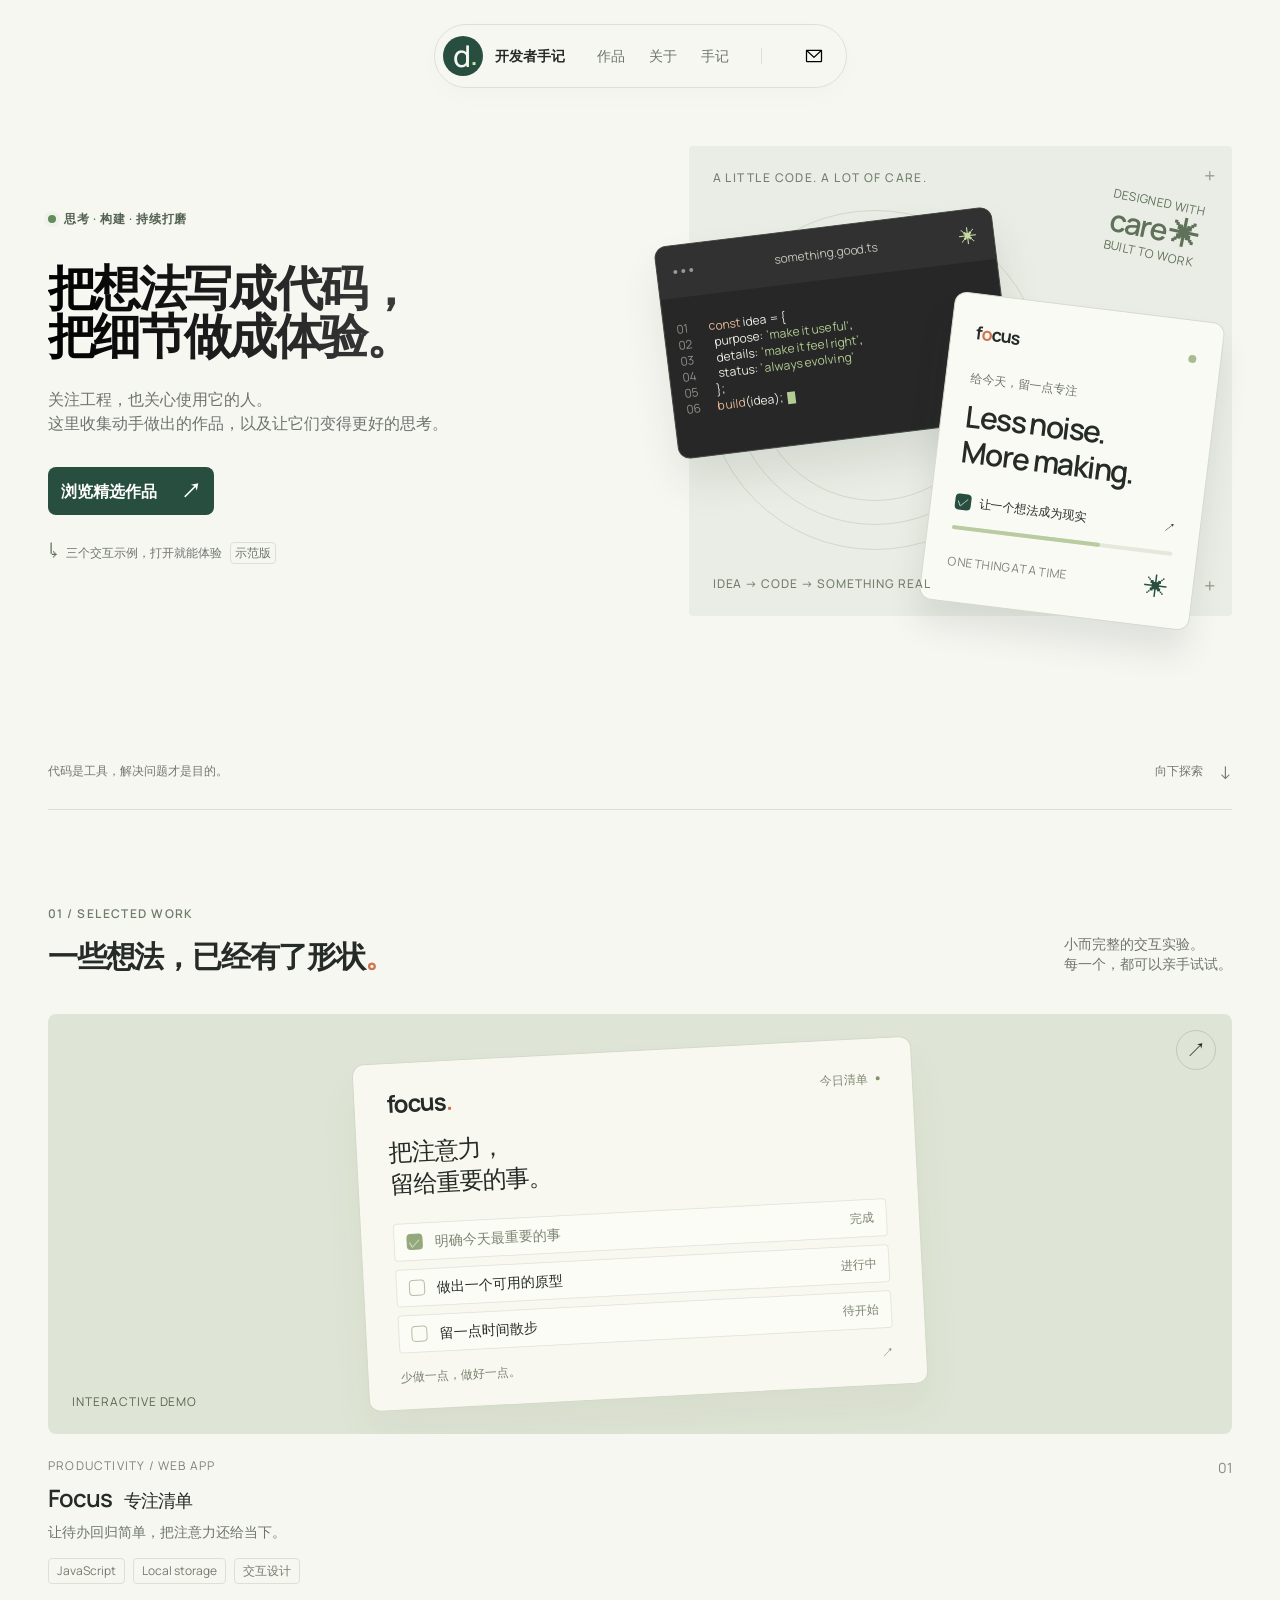
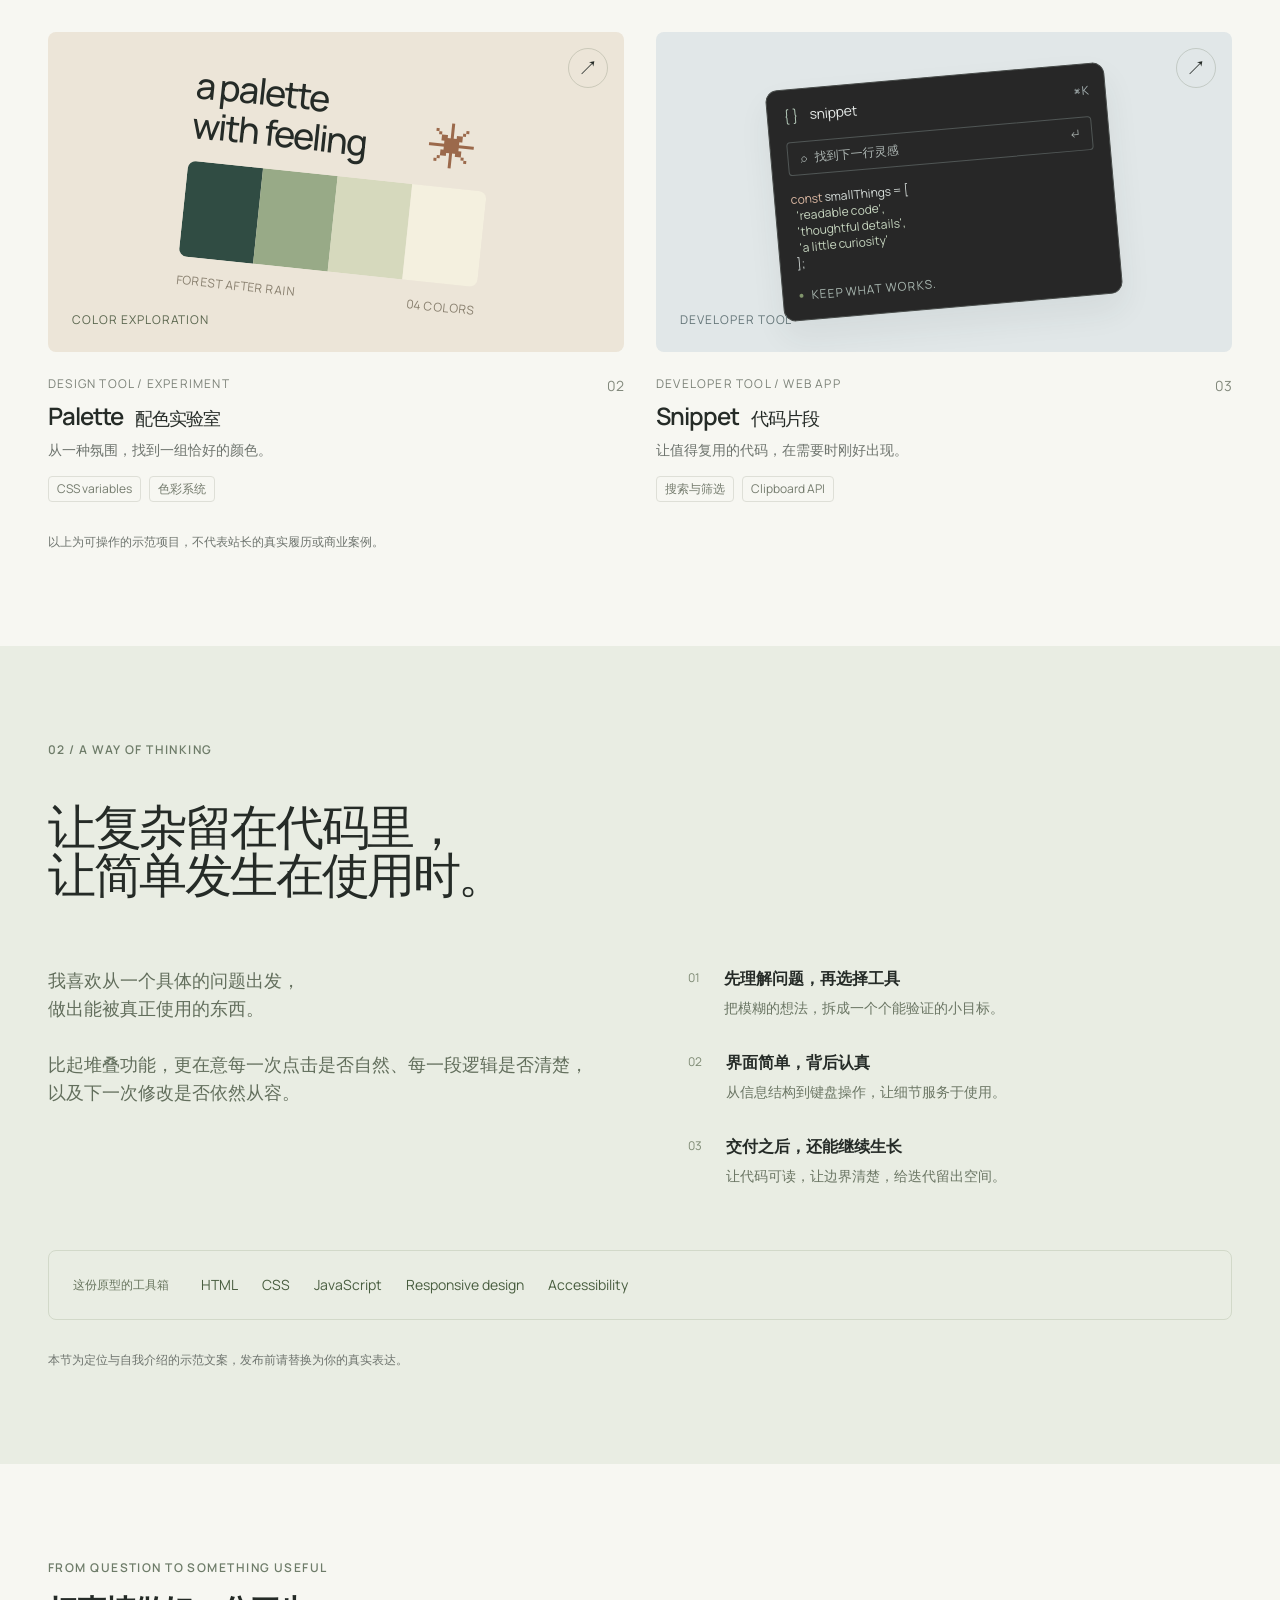
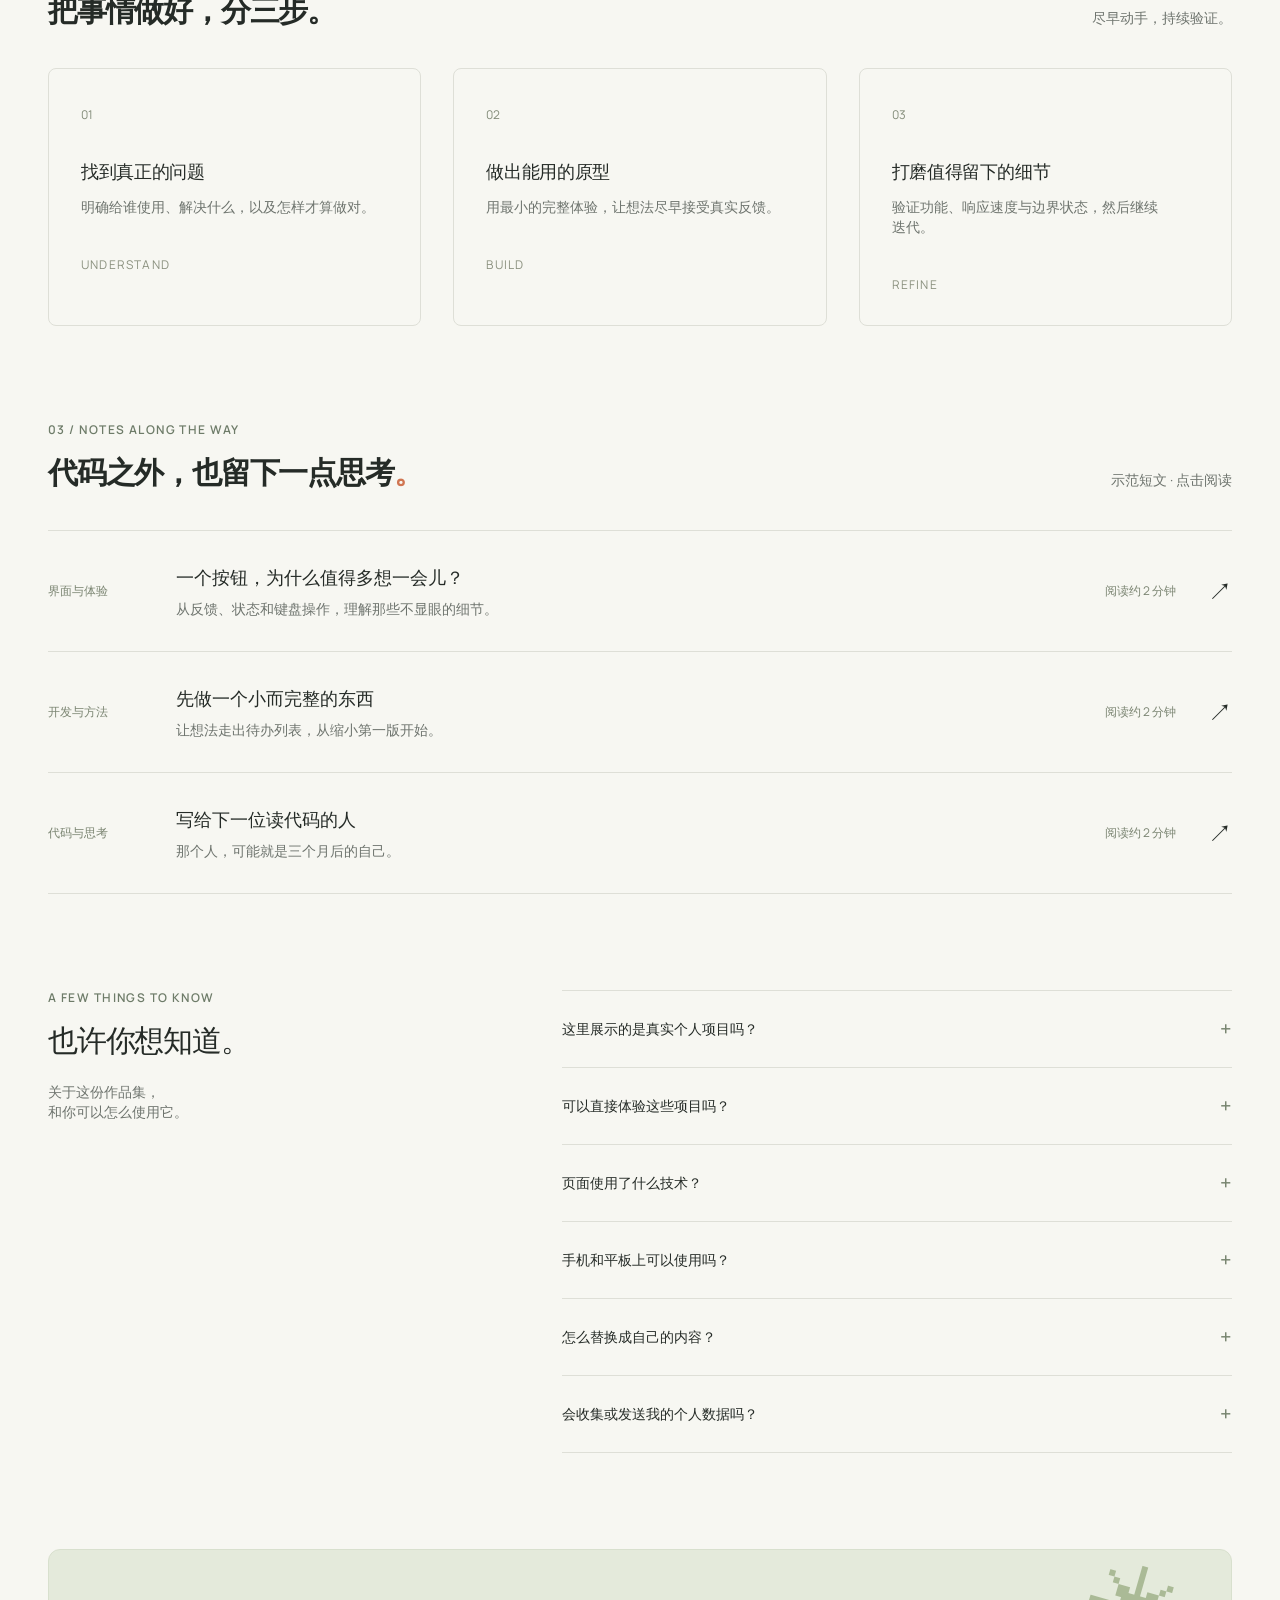
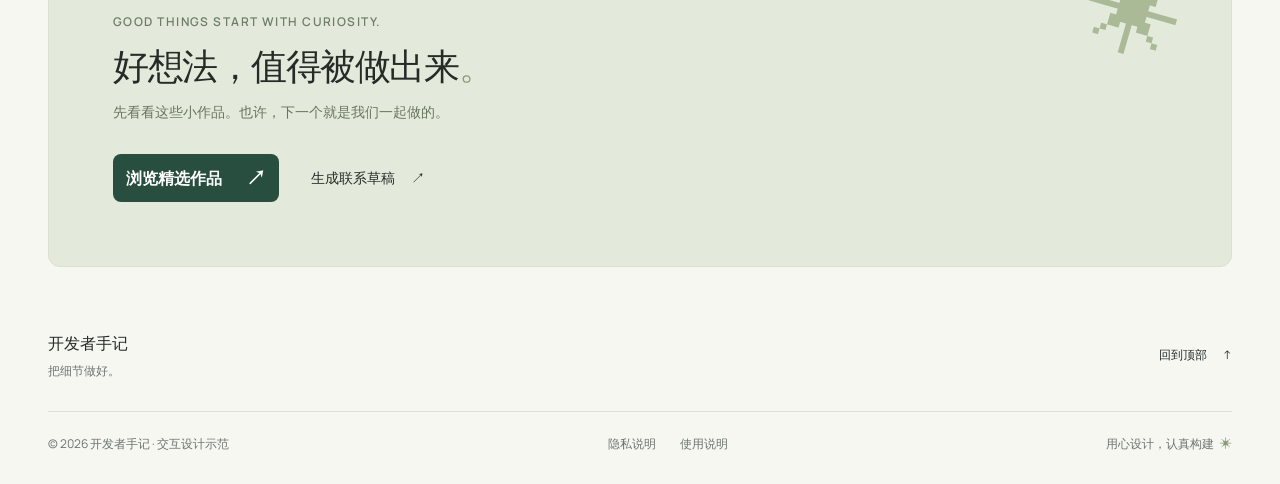
<file: index.html>
<!doctype html>
<html lang="zh-CN">
<head>
  <meta charset="UTF-8">
  <meta name="viewport" content="width=device-width, initial-scale=1">
  <meta name="robots" content="noindex,nofollow">
  <meta name="theme-color" content="#f7f7f2">
  <title>开发者手记 · 作品与思考</title>
  <meta name="description" content="把想法写成代码，把细节做成体验。一个开发者作品集的交互原型，包含精选作品、技术思考与协作方式。">
  <meta property="og:type" content="website">
  <meta property="og:locale" content="zh_CN">
  <meta property="og:title" content="开发者手记 · 作品与思考">
  <meta property="og:description" content="把想法写成代码，把细节做成体验。">
  <meta property="og:image" content="assets/social-preview.png">
  <meta name="twitter:card" content="summary_large_image">
  <meta name="twitter:title" content="开发者手记 · 作品与思考">
  <meta name="twitter:description" content="精选开发作品，和构建它们时的思考。">
  <meta name="twitter:image" content="assets/social-preview.png">
  <link rel="icon" type="image/svg+xml" href="assets/favicon.svg">
  <link rel="stylesheet" href="styles.css">
  <link rel="stylesheet" href="components.css">
  <script defer src="app.js"></script>
</head>
<body>
  <a class="skip-link" href="#main">跳到主要内容</a>
  <header class="site-header">
    <nav class="floating-nav" aria-label="主导航">
      <a class="brand" href="#home" aria-current="page" aria-label="开发者手记，回到首页"><span class="brand-symbol" aria-hidden="true">d<span>.</span></span><span>开发者手记</span></a>
      <div class="desktop-links"><a href="#work" class="nav-link" data-section="work">作品</a><a href="#about" class="nav-link" data-section="about">关于</a><a href="#notes" class="nav-link" data-section="notes">手记</a></div>
      <span class="nav-separator" aria-hidden="true"></span>
      <button class="icon-button contact-trigger" aria-label="打开联系草稿"><img src="assets/envelope-simple.svg" width="20" height="20" alt=""></button>
      <button class="menu-toggle icon-button" aria-label="打开导航菜单" aria-controls="mobile-menu" aria-expanded="false"><span></span><span></span></button>
    </nav>
  </header>
  <div id="mobile-menu" class="mobile-menu" hidden inert><nav aria-label="移动端导航"><a href="#work">精选作品 <span>01</span></a><a href="#about">关于与方法 <span>02</span></a><a href="#notes">开发手记 <span>03</span></a><a href="#faq">常见问题 <span>04</span></a></nav><p>做有用的东西。把细节做好。</p></div>
  <main id="main">
    <section id="home" class="hero shell" aria-labelledby="hero-title">
      <div class="hero-copy">
        <p class="eyebrow"><span class="status-dot"></span> 思考 · 构建 · 持续打磨</p>
        <h1 id="hero-title">把想法写成代码，<br>把细节做成体验<span class="period">。</span></h1>
        <p class="hero-description">关注工程，也关心使用它的人。<br>这里收集动手做出的作品，以及让它们变得更好的思考。</p>
        <a class="button button-primary" href="#work">浏览精选作品 <span aria-hidden="true">↗</span></a>
        <p class="hero-proof"><span class="proof-mark" aria-hidden="true">↳</span> 三个交互示例，打开就能体验 <span class="demo-label">示范版</span></p>
      </div>
      <div class="hero-art" aria-label="由代码编辑器、设计网格与浏览器窗口组成的开发工作台插画" role="img">
        <span class="art-label art-label-top">A LITTLE CODE. A LOT OF CARE.</span>
        <div class="art-coordinate coordinate-top" aria-hidden="true">+</div><div class="art-coordinate coordinate-bottom" aria-hidden="true">+</div>
        <div class="art-orbit" aria-hidden="true"></div>
        <div class="code-window"><div class="window-top"><span class="window-dots"><i></i><i></i><i></i></span><span>something.good.ts</span><span class="file-star">✳</span></div><div class="code-lines"><p><span>01</span><em>const</em> idea = {</p><p><span>02</span> &nbsp;purpose: <b>'make it useful'</b>,</p><p><span>03</span> &nbsp;details: <b>'make it feel right'</b>,</p><p><span>04</span> &nbsp;status: <b>'always evolving'</b></p><p><span>05</span>};</p><p><span>06</span><em>build</em>(idea);<i class="code-cursor"></i></p></div></div>
        <div class="mini-product"><div class="mini-product-header"><span class="mini-logo">f<span>o</span>cus</span><span class="mini-product-dot"></span></div><p class="mini-product-kicker">给今天，留一点专注</p><div class="mini-product-title">Less noise.<br>More making.</div><div class="mini-task"><span class="mini-check">✓</span><span>让一个想法成为现实</span><span>↗</span></div><div class="mini-progress"><span></span></div><div class="mini-product-footer"><span>ONE THING AT A TIME</span><span>✳</span></div></div>
        <div class="craft-stamp"><span>DESIGNED WITH</span><strong>care<span>✳</span></strong><span>BUILT TO WORK</span></div>
        <span class="art-label art-label-bottom">IDEA → CODE → SOMETHING REAL</span>
      </div>
      <div class="hero-bottom"><span>代码是工具，解决问题才是目的。</span><a href="#work" aria-label="向下浏览精选作品">向下探索 <span aria-hidden="true">↓</span></a></div>
    </section>

    <section id="work" class="work-section section shell" aria-labelledby="work-title">
      <div class="section-heading"><div><p class="eyebrow section-index">01 / SELECTED WORK</p><h2 id="work-title">一些想法，已经有了形状<span>。</span></h2></div><p class="section-aside">小而完整的交互实验。<br>每一个，都可以亲手试试。</p></div>
      <div class="project-grid">
        <article class="project project-featured"><button class="project-open" data-project="focus" aria-label="打开 Focus 专注清单交互示例"><div class="project-art focus-art"><div class="focus-preview"><div class="preview-top"><span>focus<span class="orange-dot">.</span></span><span>今日清单 <span class="tiny-dot"></span></span></div><h3>把注意力，<br>留给重要的事。</h3><div class="preview-task done"><span>✓</span> 明确今天最重要的事 <small>完成</small></div><div class="preview-task"><span></span> 做出一个可用的原型 <small>进行中</small></div><div class="preview-task"><span></span> 留一点时间散步 <small>待开始</small></div><div class="preview-bottom"><span>少做一点，做好一点。</span><span>↗</span></div></div><span class="art-corner-label">INTERACTIVE DEMO</span><span class="project-arrow" aria-hidden="true">↗</span></div><div class="project-info"><div><p class="project-kind">PRODUCTIVITY / WEB APP</p><h3>Focus <span>专注清单</span></h3><p>让待办回归简单，把注意力还给当下。</p></div><span class="project-number">01</span></div><div class="project-tags"><span>JavaScript</span><span>Local storage</span><span>交互设计</span></div></button></article>
        <article class="project"><button class="project-open" data-project="palette" aria-label="打开 Palette 配色实验室交互示例"><div class="project-art palette-art"><div class="palette-preview"><span class="palette-title">a palette<br>with feeling<span>✳</span></span><div class="swatches"><span></span><span></span><span></span><span></span></div><div class="palette-caption"><span>FOREST AFTER RAIN</span><span>04 COLORS</span></div></div><span class="art-corner-label">COLOR EXPLORATION</span><span class="project-arrow" aria-hidden="true">↗</span></div><div class="project-info"><div><p class="project-kind">DESIGN TOOL / EXPERIMENT</p><h3>Palette <span>配色实验室</span></h3><p>从一种氛围，找到一组恰好的颜色。</p></div><span class="project-number">02</span></div><div class="project-tags"><span>CSS variables</span><span>色彩系统</span></div></button></article>
        <article class="project"><button class="project-open" data-project="snippet" aria-label="打开 Snippet 代码片段交互示例"><div class="project-art snippet-art"><div class="snippet-preview"><div class="snippet-toolbar"><span><span class="snippet-symbol">{ }</span> snippet</span><span>⌘ K</span></div><div class="snippet-search"><span>⌕</span> 找到下一行灵感<span>↵</span></div><div class="snippet-code"><p><span>const</span> smallThings = [</p><p>&nbsp; 'readable code',</p><p>&nbsp; 'thoughtful details',</p><p>&nbsp; 'a little curiosity'</p><p>];</p></div><div class="snippet-footer"><span class="tiny-dot"></span> KEEP WHAT WORKS.</div></div><span class="art-corner-label">DEVELOPER TOOL</span><span class="project-arrow" aria-hidden="true">↗</span></div><div class="project-info"><div><p class="project-kind">DEVELOPER TOOL / WEB APP</p><h3>Snippet <span>代码片段</span></h3><p>让值得复用的代码，在需要时刚好出现。</p></div><span class="project-number">03</span></div><div class="project-tags"><span>搜索与筛选</span><span>Clipboard API</span></div></button></article>
      </div>
      <p class="content-note">以上为可操作的示范项目，不代表站长的真实履历或商业案例。</p>
    </section>
    <section id="about" class="about-section section" aria-labelledby="about-title">
      <div class="shell">
        <p class="eyebrow section-index">02 / A WAY OF THINKING</p>
        <h2 id="about-title" class="tagline"><span>让复杂</span><span>留在</span><span>代码里，</span><br><span>让简单</span><span>发生在</span><span>使用时。</span></h2>
        <div class="about-grid"><p class="about-intro">我喜欢从一个具体的问题出发，<br>做出能被真正使用的东西。<br><br>比起堆叠功能，更在意每一次点击是否自然、每一段逻辑是否清楚，以及下一次修改是否依然从容。</p><div class="principles"><article><span>01</span><div><h3>先理解问题，再选择工具</h3><p>把模糊的想法，拆成一个个能验证的小目标。</p></div></article><article><span>02</span><div><h3>界面简单，背后认真</h3><p>从信息结构到键盘操作，让细节服务于使用。</p></div></article><article><span>03</span><div><h3>交付之后，还能继续生长</h3><p>让代码可读，让边界清楚，给迭代留出空间。</p></div></article></div></div>
        <div class="toolbox"><span>这份原型的工具箱</span><div><span>HTML</span><span>CSS</span><span>JavaScript</span><span>Responsive design</span><span>Accessibility</span></div></div>
        <p class="content-note">本节为定位与自我介绍的示范文案，发布前请替换为你的真实表达。</p>
      </div>
    </section>
    <section class="process-section section shell" aria-labelledby="process-title"><div class="section-heading"><div><p class="eyebrow section-index">FROM QUESTION TO SOMETHING USEFUL</p><h2 id="process-title">把事情做好，分三步。</h2></div><p class="section-aside">尽早动手，持续验证。</p></div><div class="process-grid"><article><span class="process-number">01</span><h3>找到真正的问题</h3><p>明确给谁使用、解决什么，以及怎样才算做对。</p><span class="process-caption">UNDERSTAND</span></article><article><span class="process-number">02</span><h3>做出能用的原型</h3><p>用最小的完整体验，让想法尽早接受真实反馈。</p><span class="process-caption">BUILD</span></article><article><span class="process-number">03</span><h3>打磨值得留下的细节</h3><p>验证功能、响应速度与边界状态，然后继续迭代。</p><span class="process-caption">REFINE</span></article></div></section>
    <section id="notes" class="notes-section section shell" aria-labelledby="notes-title"><div class="section-heading"><div><p class="eyebrow section-index">03 / NOTES ALONG THE WAY</p><h2 id="notes-title">代码之外，也留下一点思考<span>。</span></h2></div><span class="section-aside">示范短文 · 点击阅读</span></div><div class="notes-list"><button class="note-row" data-note="details"><span class="note-category">界面与体验</span><span class="note-text"><strong>一个按钮，为什么值得多想一会儿？</strong><span>从反馈、状态和键盘操作，理解那些不显眼的细节。</span></span><span class="reading-time">阅读约 2 分钟</span><span class="note-arrow" aria-hidden="true">↗</span></button><button class="note-row" data-note="small"><span class="note-category">开发与方法</span><span class="note-text"><strong>先做一个小而完整的东西</strong><span>让想法走出待办列表，从缩小第一版开始。</span></span><span class="reading-time">阅读约 2 分钟</span><span class="note-arrow" aria-hidden="true">↗</span></button><button class="note-row" data-note="code"><span class="note-category">代码与思考</span><span class="note-text"><strong>写给下一位读代码的人</strong><span>那个人，可能就是三个月后的自己。</span></span><span class="reading-time">阅读约 2 分钟</span><span class="note-arrow" aria-hidden="true">↗</span></button></div></section>
    <section id="faq" class="faq-section section shell" aria-labelledby="faq-title"><div class="faq-intro"><p class="eyebrow section-index">A FEW THINGS TO KNOW</p><h2 id="faq-title">也许你想知道。</h2><p>关于这份作品集，<br>和你可以怎么使用它。</p></div><div class="faq-list"><details><summary>这里展示的是真实个人项目吗？<span aria-hidden="true">+</span></summary><p>当前页面是一份个人作品集设计原型。Focus、Palette 和 Snippet 都是可以操作的示范，尚未填入站长的真实经历，不代表商业交付或客户背书。</p></details><details><summary>可以直接体验这些项目吗？<span aria-hidden="true">+</span></summary><p>可以。点击项目卡片即可添加与完成待办、切换配色并复制 CSS，或搜索和复制代码片段。无需注册账号。</p></details><details><summary>页面使用了什么技术？<span aria-hidden="true">+</span></summary><p>使用 HTML、CSS 与原生 JavaScript 构建，没有框架依赖。字体随文件提供，页面支持直接打开，也可以部署到静态网站服务。</p></details><details><summary>手机和平板上可以使用吗？<span aria-hidden="true">+</span></summary><p>可以。布局会随屏幕宽度调整，手机使用全屏导航；项目演示、手记和表单均支持触屏与键盘操作。</p></details><details><summary>怎么替换成自己的内容？<span aria-hidden="true">+</span></summary><p>首页文案在 index.html，交互与手记内容在 app.js，颜色、字体和间距在 styles.css。随附说明列出了发布前需要替换的信息。</p></details><details><summary>会收集或发送我的个人数据吗？<span aria-hidden="true">+</span></summary><p>原型不接入分析、广告或表单服务。专注清单保存在当前浏览器；联系表单只生成本地草稿，不会自动发送。你可以随时清空示例清单。</p></details></div></section>
    <section class="closing-section shell" aria-labelledby="closing-title"><p class="eyebrow section-index">GOOD THINGS START WITH CURIOSITY.</p><h2 id="closing-title">好想法，值得被做出来<span>。</span></h2><p>先看看这些小作品。也许，下一个就是我们一起做的。</p><div class="closing-actions"><a href="#work" class="button button-primary">浏览精选作品 <span aria-hidden="true">↗</span></a><button class="text-button contact-trigger">生成联系草稿 <span aria-hidden="true">↗</span></button></div><span class="closing-flower" aria-hidden="true">✳</span></section>
  </main>
  <footer class="site-footer shell"><div class="footer-top"><a href="#home" class="footer-brand">开发者手记<span>把细节做好。</span></a><a href="#home" class="back-to-top">回到顶部 <span aria-hidden="true">↑</span></a></div><div class="footer-bottom"><span>© 2026 开发者手记 · 交互设计示范</span><div><a href="privacy.html">隐私说明</a><a href="terms.html">使用说明</a></div><span>用心设计，认真构建 <span class="footer-asterisk" aria-hidden="true">✳</span></span></div></footer>
  <dialog id="content-dialog" class="content-dialog" aria-labelledby="dialog-title"><div class="dialog-topbar"><span id="dialog-eyebrow" class="eyebrow"></span><button class="icon-button close-dialog" aria-label="关闭窗口"><img src="assets/x.svg" width="20" height="20" alt=""></button></div><div id="dialog-content"></div></dialog>
  <div class="toast" role="status" aria-live="polite" hidden></div>
</body>
</html>
</file>
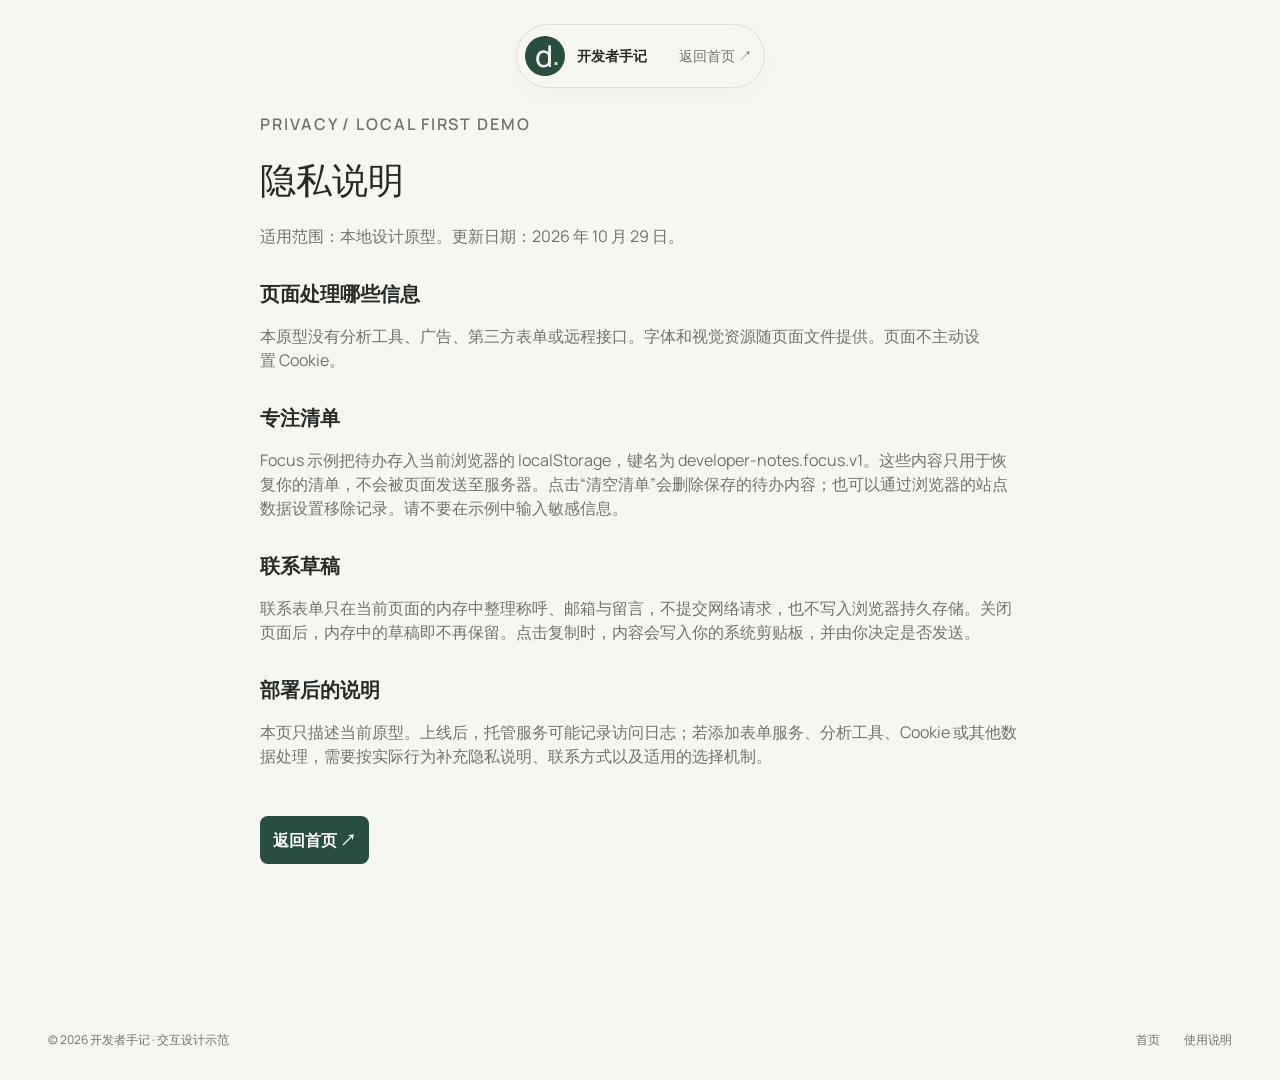
<file: privacy.html>
<!doctype html><html lang="zh-CN"><head><meta charset="utf-8"><meta name="viewport" content="width=device-width,initial-scale=1"><meta name="robots" content="noindex,nofollow"><meta name="theme-color" content="#f7f7f2"><title>隐私说明 · 开发者手记</title><link rel="icon" href="assets/favicon.svg"><link rel="stylesheet" href="styles.css"><link rel="stylesheet" href="components.css"></head><body><a class="skip-link" href="#main">跳到主要内容</a><header class="site-header"><nav class="floating-nav" aria-label="页面导航"><a class="brand" href="index.html"><span class="brand-symbol" aria-hidden="true">d<span>.</span></span><span>开发者手记</span></a><a class="nav-link" href="index.html">返回首页 ↗</a></nav></header><main id="main" class="shell legal-page"><p class="eyebrow section-index">PRIVACY / LOCAL FIRST DEMO</p><h1>隐私说明</h1><p>适用范围：本地设计原型。更新日期：2026 年 10 月 29 日。</p><h2>页面处理哪些信息</h2><p>本原型没有分析工具、广告、第三方表单或远程接口。字体和视觉资源随页面文件提供。页面不主动设置 Cookie。</p><h2>专注清单</h2><p>Focus 示例把待办存入当前浏览器的 localStorage，键名为 developer-notes.focus.v1。这些内容只用于恢复你的清单，不会被页面发送至服务器。点击“清空清单”会删除保存的待办内容；也可以通过浏览器的站点数据设置移除记录。请不要在示例中输入敏感信息。</p><h2>联系草稿</h2><p>联系表单只在当前页面的内存中整理称呼、邮箱与留言，不提交网络请求，也不写入浏览器持久存储。关闭页面后，内存中的草稿即不再保留。点击复制时，内容会写入你的系统剪贴板，并由你决定是否发送。</p><h2>部署后的说明</h2><p>本页只描述当前原型。上线后，托管服务可能记录访问日志；若添加表单服务、分析工具、Cookie 或其他数据处理，需要按实际行为补充隐私说明、联系方式以及适用的选择机制。</p><a class="button button-primary" href="index.html">返回首页 ↗</a></main><footer class="site-footer shell"><div class="footer-bottom"><span>© 2026 开发者手记 · 交互设计示范</span><div><a href="index.html">首页</a><a href="terms.html">使用说明</a></div></div></footer></body></html>
</file>
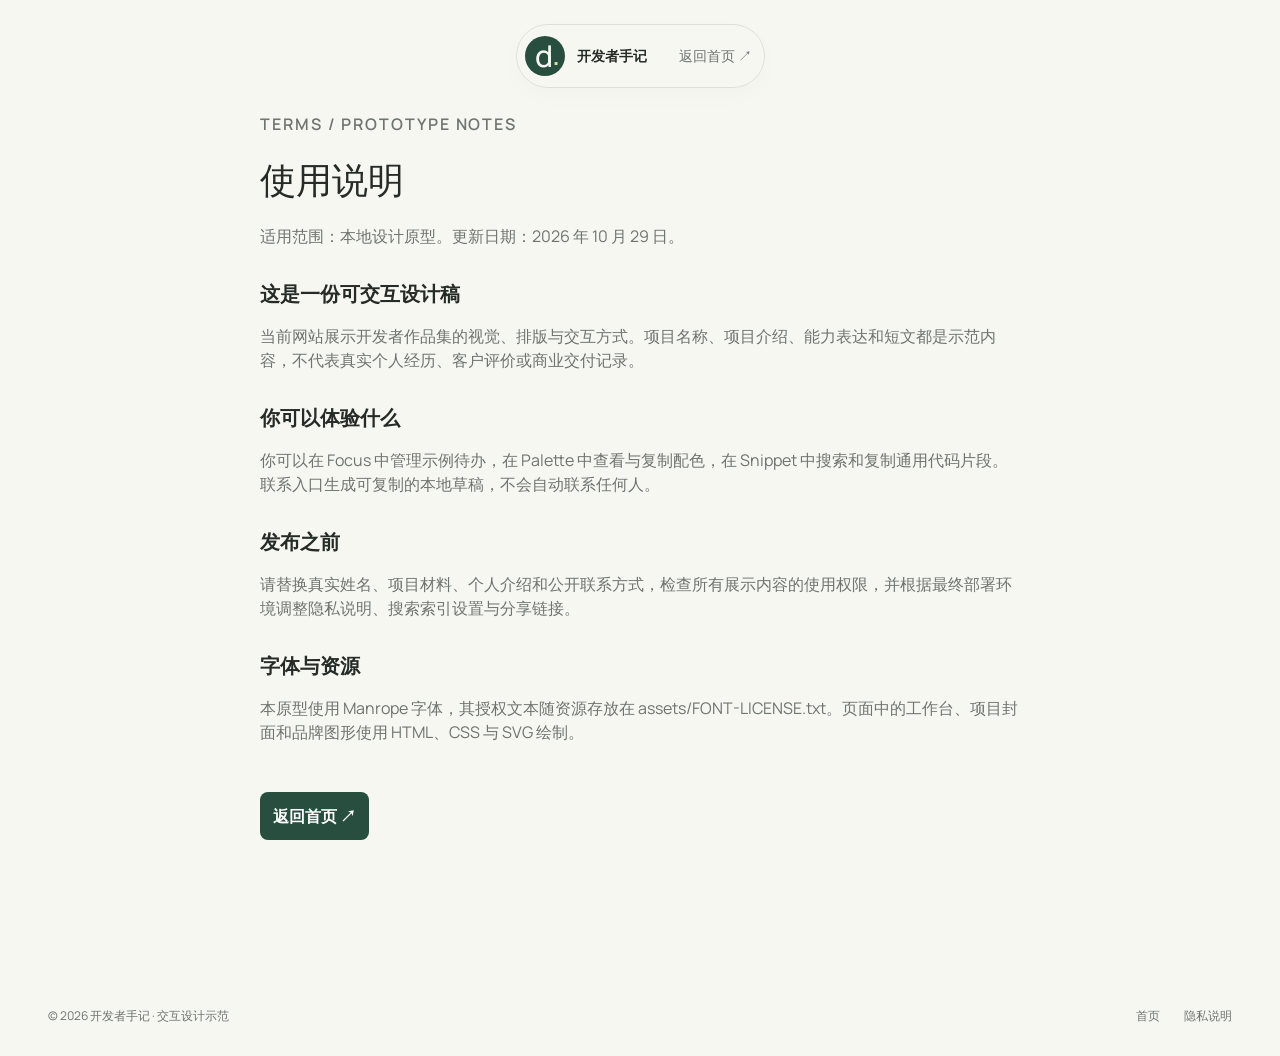
<file: terms.html>
<!doctype html><html lang="zh-CN"><head><meta charset="utf-8"><meta name="viewport" content="width=device-width,initial-scale=1"><meta name="robots" content="noindex,nofollow"><meta name="theme-color" content="#f7f7f2"><title>使用说明 · 开发者手记</title><link rel="icon" href="assets/favicon.svg"><link rel="stylesheet" href="styles.css"><link rel="stylesheet" href="components.css"></head><body><a class="skip-link" href="#main">跳到主要内容</a><header class="site-header"><nav class="floating-nav" aria-label="页面导航"><a class="brand" href="index.html"><span class="brand-symbol" aria-hidden="true">d<span>.</span></span><span>开发者手记</span></a><a class="nav-link" href="index.html">返回首页 ↗</a></nav></header><main id="main" class="shell legal-page"><p class="eyebrow section-index">TERMS / PROTOTYPE NOTES</p><h1>使用说明</h1><p>适用范围：本地设计原型。更新日期：2026 年 10 月 29 日。</p><h2>这是一份可交互设计稿</h2><p>当前网站展示开发者作品集的视觉、排版与交互方式。项目名称、项目介绍、能力表达和短文都是示范内容，不代表真实个人经历、客户评价或商业交付记录。</p><h2>你可以体验什么</h2><p>你可以在 Focus 中管理示例待办，在 Palette 中查看与复制配色，在 Snippet 中搜索和复制通用代码片段。联系入口生成可复制的本地草稿，不会自动联系任何人。</p><h2>发布之前</h2><p>请替换真实姓名、项目材料、个人介绍和公开联系方式，检查所有展示内容的使用权限，并根据最终部署环境调整隐私说明、搜索索引设置与分享链接。</p><h2>字体与资源</h2><p>本原型使用 Manrope 字体，其授权文本随资源存放在 assets/FONT-LICENSE.txt。页面中的工作台、项目封面和品牌图形使用 HTML、CSS 与 SVG 绘制。</p><a class="button button-primary" href="index.html">返回首页 ↗</a></main><footer class="site-footer shell"><div class="footer-bottom"><span>© 2026 开发者手记 · 交互设计示范</span><div><a href="index.html">首页</a><a href="privacy.html">隐私说明</a></div></div></footer></body></html>
</file>
<file: styles.css>
@font-face{font-family:Manrope;src:url('assets/manrope-400.ttf') format('truetype');font-style:normal;font-weight:400;font-display:swap}
@font-face{font-family:Manrope;src:url('assets/manrope-500.ttf') format('truetype');font-style:normal;font-weight:500;font-display:swap}
@font-face{font-family:Manrope;src:url('assets/manrope-600.ttf') format('truetype');font-style:normal;font-weight:600;font-display:swap}
@font-face{font-family:Manrope;src:url('assets/manrope-700.ttf') format('truetype');font-style:normal;font-weight:700;font-display:swap}
:root{--paper:#f7f7f2;--ink:#252b27;--muted:#6e746e;--green:#284e40;--line:#dedfd7;--soft:#eeefe8;--accent:#d07551;--curve:cubic-bezier(.22,1,.36,1);--xs:.75rem;--sm:.875rem;--base:1rem;--lg:1.125rem;--xl:1.25rem;--2xl:1.5rem;--3xl:1.875rem;--4xl:2.25rem;--5xl:3rem;--6xl:3.75rem;--7xl:4.5rem;--8xl:6rem;--s0:0px;--s2:2px;--s4:4px;--s8:8px;--s12:12px;--s16:16px;--s24:24px;--s32:32px;--s40:40px;--s48:48px;--s64:64px;--s80:80px;--s96:96px}
*{box-sizing:border-box}html{scroll-behavior:smooth;scroll-padding-top:96px}body{margin:0;background:var(--paper);color:var(--ink);font-family:Manrope,'Microsoft YaHei','PingFang SC',sans-serif;font-size:var(--base);line-height:1.5;-webkit-font-smoothing:antialiased}body.modal-open,body.menu-open{overflow:hidden}h1,h2,h3,h4,p{margin:0}h1,h2,h3,h4{text-wrap:balance}p{text-wrap:pretty}button,a,input,textarea,summary{-webkit-tap-highlight-color:transparent}button,input,textarea{font:inherit}button,a{touch-action:manipulation}button{color:inherit}button{cursor:pointer}a{color:inherit;text-decoration:none}button:disabled{cursor:wait}button:disabled:not(.project-open){opacity:.65}svg{flex-shrink:0}em,i{font-style:normal}::selection{background:#d1dccb;color:#183124}:focus-visible{outline:2px solid var(--green);outline-offset:4px}button,a{transition:transform .5s var(--curve),opacity .3s var(--curve)}button:active:not(:disabled),.button:active{transform:scale(.98)}[hidden]{display:none!important}.shell{width:min(1200px,calc(100% - 96px));margin-inline:auto}.section{padding-block:96px}.eyebrow{font-size:var(--xs);line-height:16px;font-weight:600;letter-spacing:.12em}.skip-link{position:fixed;top:8px;left:16px;transform:translateY(-150%);padding:12px 16px;background:var(--green);color:#fff;z-index:200;border-radius:8px}.skip-link:focus{transform:translateY(0)}
.site-header{position:absolute;inset:24px 0 auto;display:flex;justify-content:center;z-index:50;pointer-events:none}.floating-nav{display:flex;align-items:center;gap:32px;padding:8px 12px 8px 8px;min-height:64px;border:1px solid #dedfd7;background:#f7f7f2e6;backdrop-filter:blur(24px);border-radius:9999px;box-shadow:0 8px 24px #253e2d05;pointer-events:auto}.brand{display:flex;gap:12px;align-items:center;font-size:var(--sm);line-height:20px;font-weight:600}.brand-symbol{width:40px;height:40px;border-radius:9999px;background:var(--green);color:var(--paper);display:grid;place-content:center;position:relative;font-size:var(--3xl);line-height:36px;font-weight:500;letter-spacing:-.12em;padding-right:4px}.brand-symbol>span{color:#d8e6a8;position:absolute;bottom:4px;right:8px}.desktop-links{display:flex;gap:24px;align-items:center}.nav-link{font-size:var(--sm);line-height:20px;color:var(--muted);position:relative;padding-block:8px}.nav-link:hover,.nav-link[aria-current]{color:var(--green)}.nav-link[aria-current]::after{content:'';position:absolute;bottom:0;left:calc(50% - 2px);width:4px;height:4px;border-radius:9999px;background:var(--green)}.nav-separator{width:1px;height:16px;background:var(--line)}.icon-button{padding:8px;border:0;border-radius:9999px;background:transparent;display:grid;place-items:center;width:40px;height:40px}.icon-button:hover{background:#e5e8df}.menu-toggle{display:none;position:relative}.menu-toggle span{width:16px;height:2px;position:absolute;inset:auto;background:var(--ink);transition:transform .5s var(--curve)}.menu-toggle span:first-child{transform:translateY(-4px)}.menu-toggle span:last-child{transform:translateY(4px)}.menu-toggle[aria-expanded=true] span:first-child{transform:rotate(45deg)}.menu-toggle[aria-expanded=true] span:last-child{transform:rotate(-45deg)}.mobile-menu{position:fixed;inset:0;z-index:40;background:#f7f7f2f5;backdrop-filter:blur(32px);padding:96px 24px 40px;display:flex;flex-direction:column;justify-content:center}.mobile-menu nav{display:flex;flex-direction:column;gap:24px}.mobile-menu nav a{font-size:var(--3xl);line-height:36px;display:flex;justify-content:space-between;opacity:0;transform:translateY(24px);transition:opacity .5s var(--curve),transform .5s var(--curve)}.mobile-menu.is-open nav a{opacity:1;transform:translateY(0)}.mobile-menu nav span{font-size:var(--xs);color:var(--muted)}.mobile-menu>p{margin-top:64px;color:var(--muted);font-size:var(--sm)}
.hero{padding-top:160px;min-height:810px;display:grid;grid-template-columns:1.12fr 1fr;column-gap:32px;align-items:center;position:relative}.hero-copy{padding-block:48px 64px;position:relative;z-index:2}.hero-copy .eyebrow{display:flex;gap:8px;align-items:center;letter-spacing:.08em;color:#526151}.status-dot{height:8px;width:8px;border-radius:9999px;background:#638b5c;box-shadow:0 0 0 4px #638b5c0d}.hero h1{font-size:var(--5xl);line-height:1;font-weight:600;letter-spacing:-.055em;max-width:680px;margin-block:32px 24px;padding-block:4px;background:linear-gradient(to right,#000,#666);-webkit-background-clip:text;background-clip:text;color:transparent}.hero-description{font-size:var(--base);line-height:24px;color:var(--muted);max-width:680px;margin-bottom:32px}.button{display:inline-flex;justify-content:center;align-items:center;gap:24px;font-size:var(--base);line-height:24px;font-weight:600;padding:8px 12px;border:1px solid transparent;border-radius:8px;min-height:48px}.button-primary{background:var(--green);color:#fff}.button-primary:hover{opacity:.88;transform:translateY(-2px)}.button-primary>span{font-size:var(--xl);line-height:28px}.hero-proof{margin-top:24px;display:flex;align-items:center;gap:8px;font-size:var(--xs);line-height:16px;color:var(--muted)}.proof-mark{font-size:var(--xl);line-height:28px;color:#5a7058}.demo-label{border:1px solid var(--line);border-radius:4px;font-size:var(--xs);line-height:16px;padding:2px 4px}.hero-art{height:470px;position:relative;background:#eaede5;border-radius:4px;isolation:isolate;margin-block:32px 64px}.art-label{position:absolute;font-size:var(--xs);line-height:16px;letter-spacing:.12em;color:#74806f;font-weight:500}.art-label-top{top:24px;left:24px}.art-label-bottom{bottom:24px;left:24px;font-size:var(--xs);letter-spacing:.08em}.art-coordinate{position:absolute;font-size:var(--xl);line-height:28px;color:#939e8a}.coordinate-top{right:16px;top:16px}.coordinate-bottom{right:16px;bottom:16px}.art-orbit{height:340px;width:340px;position:absolute;left:16px;top:64px;border:1px solid #d1d8c9;border-radius:9999px}.art-orbit::before,.art-orbit::after{content:'';position:absolute;inset:24px;border:1px solid #d1d8c9;border-radius:9999px}.art-orbit::after{inset:48px}.code-window{position:absolute;left:-24px;top:80px;width:340px;transform:rotate(-7deg);border:1px solid #424a42;background:#272727;color:#edf0e6;border-radius:12px;box-shadow:0 24px 40px #1e35261a;overflow:hidden}.window-top{display:flex;justify-content:space-between;align-items:center;gap:8px;padding:12px 16px;background:#313131;font-size:var(--xs);line-height:16px;color:#c1c6b9}.window-dots{display:flex;gap:4px}.window-dots i{height:4px;width:4px;border-radius:9999px;background:#969b8f}.file-star{color:#c8daa2;font-size:var(--lg);line-height:28px}.code-lines{padding:16px 12px 24px;font-size:var(--xs);line-height:28px;font-weight:400;white-space:nowrap;letter-spacing:.01em}.code-lines p>span{display:inline-block;width:32px;color:#8c9185}.code-lines em{color:#e9b899}.code-lines b{color:#b2cc94;font-weight:400}.code-cursor{display:inline-block;margin-left:4px;width:8px;height:12px;background:#b2cc94;vertical-align:middle}.mini-product{position:absolute;right:24px;top:160px;width:272px;background:#fafaf5;border:1px solid #d6dace;border-radius:12px;transform:rotate(7deg);box-shadow:0 24px 32px #1e35261a;padding:24px}.mini-product-header{display:flex;align-items:center;justify-content:space-between;margin-bottom:24px}.mini-logo{font-size:var(--lg);line-height:28px;font-weight:700;letter-spacing:-.06em}.mini-logo>span{color:var(--accent)}.mini-product-dot{width:8px;height:8px;border-radius:9999px;background:#a8bb91}.mini-product-kicker{font-size:var(--xs);line-height:16px;color:var(--muted);margin-bottom:12px}.mini-product-title{font-size:var(--3xl);line-height:36px;font-weight:600;letter-spacing:-.05em}.mini-task{margin-block:24px 16px;display:flex;align-items:center;gap:8px;font-size:var(--xs);line-height:16px}.mini-task>span:last-child{margin-left:auto}.mini-check{width:16px;height:16px;background:var(--green);border-radius:4px;color:#fff;text-align:center}.mini-progress{height:4px;background:#e5e8dc;border-radius:9999px}.mini-progress>span{display:block;background:#b8cba1;height:100%;width:67%;border-radius:inherit}.mini-product-footer{display:flex;justify-content:space-between;align-items:center;font-size:var(--xs);line-height:16px;color:#7e8478;margin-top:16px;letter-spacing:.02em}.mini-product-footer>span:last-child{font-size:var(--2xl);line-height:32px;color:var(--green)}.craft-stamp{position:absolute;right:32px;top:48px;display:flex;flex-direction:column;align-items:center;transform:rotate(12deg);font-size:var(--xs);line-height:16px;letter-spacing:.04em;color:#5f7158}.craft-stamp strong{font-size:var(--3xl);line-height:36px;font-weight:600;letter-spacing:-.06em}.craft-stamp strong>span{margin-left:4px}.hero-bottom{grid-column:1/-1;width:100%;display:flex;align-items:center;justify-content:space-between;padding-block:24px;border-bottom:1px solid var(--line);font-size:var(--xs);line-height:16px;color:#72776e;align-self:end}.hero-bottom a{display:flex;gap:16px;align-items:center}.hero-bottom a:hover{transform:translateY(2px)}.hero-bottom a span{font-size:var(--lg);line-height:28px}
.section-heading{display:flex;justify-content:space-between;align-items:flex-end;gap:32px;margin-bottom:40px}.section-index{color:#6e7c69;margin-bottom:16px;letter-spacing:.12em}.section-heading h2{font-size:var(--3xl);line-height:36px;font-weight:600;letter-spacing:-.04em}.section-heading h2>span{color:var(--accent)}.section-aside{font-size:var(--sm);line-height:20px;color:var(--muted);flex-shrink:0}.project-grid{display:grid;grid-template-columns:1fr 1fr;column-gap:32px;row-gap:48px}.project-featured{grid-column:1/-1}.project-open{display:block;width:100%;border:0;background:none;padding:0;text-align:left;border-radius:8px}.project-open:hover .project-arrow{transform:rotate(45deg);background:var(--green);color:white}.project-art{height:320px;position:relative;display:flex;align-items:center;justify-content:center;overflow:hidden;border-radius:8px}.project-featured .project-art{height:420px}.focus-art{background:#dfe5d6}.focus-preview{width:560px;max-width:calc(100% - 96px);padding:24px 32px;background:#f8f8f0;border:1px solid #d3d9c9;border-radius:12px;box-shadow:0 24px 40px #324b2a0d;transform:rotate(-3deg);transition:transform .5s var(--curve)}.project-open:hover .focus-preview{transform:rotate(0) translateY(-4px)}.preview-top{display:flex;justify-content:space-between;align-items:center;gap:16px}.preview-top>span:first-child{font-size:var(--2xl);line-height:32px;letter-spacing:-.06em;font-weight:700}.orange-dot{color:var(--accent)}.preview-top>span:last-child{font-size:var(--xs);line-height:16px;color:#7e8975;display:flex;align-items:center;gap:8px}.tiny-dot{display:inline-block;width:4px;height:4px;border-radius:9999px;background:#81956c}.focus-preview h3{font-size:var(--2xl);line-height:32px;font-weight:500;margin-block:16px 24px;letter-spacing:-.04em}.preview-task{display:flex;gap:12px;align-items:center;font-size:var(--sm);line-height:20px;margin-top:8px;padding:8px 12px;border:1px solid #e4e7dc;border-radius:4px;background:#fcfcf7}.preview-task>span{display:block;width:16px;height:16px;border:1px solid #b3bea5;border-radius:4px;flex-shrink:0}.preview-task small{font-size:var(--xs);line-height:16px;color:#7a856f;margin-left:auto}.preview-task.done{color:#7b8571}.preview-task.done>span{background:#93a87b;color:white;font-size:var(--xs);line-height:16px;text-align:center;border-color:#93a87b}.preview-bottom{display:flex;justify-content:space-between;color:#77816e;font-size:var(--xs);line-height:16px;margin-top:16px}.art-corner-label{position:absolute;bottom:24px;left:24px;font-size:var(--xs);line-height:16px;letter-spacing:.08em;color:#59654d}.project-arrow{position:absolute;top:16px;right:16px;display:grid;place-content:center;width:40px;height:40px;border:1px solid #69745e40;border-radius:9999px;font-size:var(--xl);line-height:28px;transition:transform .5s var(--curve),opacity .3s var(--curve)}.project-info{display:flex;gap:16px;justify-content:space-between;margin-top:24px}.project-kind{font-size:var(--xs);line-height:16px;letter-spacing:.1em;color:#7c8278;margin-bottom:8px}.project-info h3{font-size:var(--2xl);line-height:32px;font-weight:600;letter-spacing:-.04em;margin-bottom:8px}.project-info h3>span{font-size:var(--lg);line-height:28px;font-weight:400;margin-left:8px}.project-info p:last-child{font-size:var(--sm);line-height:20px;color:var(--muted)}.project-number{font-size:var(--sm);line-height:20px;color:#82897c}.project-tags{display:flex;gap:8px;flex-wrap:wrap;margin-top:16px}.project-tags>span{font-size:var(--xs);line-height:16px;padding:4px 8px;border:1px solid var(--line);border-radius:4px;color:#747b6d}.palette-art{background:#ece5d8}.palette-preview{width:300px;max-width:calc(100% - 96px);transform:rotate(6deg);transition:transform .5s var(--curve)}.project-open:hover .palette-preview{transform:rotate(0) translateY(-4px)}.palette-title{display:block;font-size:var(--4xl);line-height:40px;font-weight:500;letter-spacing:-.05em;position:relative}.palette-title>span{position:absolute;right:16px;bottom:0;color:#9b694b;font-size:var(--5xl);line-height:1}.swatches{display:flex;height:96px;border-radius:8px;overflow:hidden;margin-block:16px}.swatches span{flex:1;background:#304c43}.swatches span:nth-child(2){background:#98aa87}.swatches span:nth-child(3){background:#d6d9bd}.swatches span:nth-child(4){background:#f4f0df}.palette-caption{display:flex;justify-content:space-between;font-size:var(--xs);line-height:16px;color:#877e6d;letter-spacing:.04em}.snippet-art{background:#e1e7e8}.snippet-preview{background:#272727;color:#e4e8e6;width:340px;max-width:calc(100% - 64px);border:1px solid #484c4a;border-radius:12px;padding:16px;transform:rotate(-5deg);box-shadow:0 16px 32px #26343912;transition:transform .5s var(--curve)}.project-open:hover .snippet-preview{transform:rotate(0) translateY(-4px)}.snippet-toolbar{display:flex;align-items:center;justify-content:space-between;font-size:var(--sm);line-height:20px}.snippet-symbol{color:#b3c8b8;margin-right:8px}.snippet-toolbar>span:last-child{font-size:var(--xs);line-height:16px;color:#a7b2b3}.snippet-search{margin-top:16px;padding:8px 12px;display:flex;gap:8px;font-size:var(--xs);line-height:16px;border:1px solid #505655;border-radius:4px;color:#aeb7b4}.snippet-search>span:last-child{margin-left:auto}.snippet-code{font-size:var(--xs);line-height:20px;padding-block:16px;color:#c8d7c1}.snippet-code p:first-child,.snippet-code p:last-child{color:#d8dfdc}.snippet-code p>span{color:#dfbba5}.snippet-footer{font-size:var(--xs);line-height:16px;color:#a9b7b0;letter-spacing:.08em;display:flex;gap:8px;align-items:center}.snippet-art .art-corner-label{color:#647578}.content-note{font-size:var(--xs);line-height:16px;color:var(--muted);margin-top:32px}
@media(min-width:1440px){.hero{min-height:850px}.hero h1{font-size:var(--6xl);line-height:1}.hero-art{height:500px}.mini-product{top:176px}}
@media(max-width:1100px){.shell{width:calc(100% - 64px)}.hero{column-gap:32px;min-height:760px}.hero h1{font-size:var(--4xl);line-height:40px}.hero-art{height:420px}.code-window{width:300px;left:-16px}.code-lines{font-size:var(--xs);line-height:28px;letter-spacing:-.02em}.mini-product{right:16px;top:160px;width:240px;padding:16px}.craft-stamp{right:16px;top:48px}.art-orbit{width:280px;height:280px}.art-label{font-size:var(--xs);letter-spacing:.04em}.section-heading h2{font-size:var(--2xl);line-height:32px}.section-aside{max-width:240px}}
@media(max-width:760px){.shell{width:calc(100% - 48px)}.section{padding-block:64px}.site-header{top:16px}.floating-nav{gap:16px}.desktop-links{gap:16px}.brand{gap:8px}.hero{padding-top:128px;display:flex;flex-direction:column;gap:0;min-height:auto}.hero-copy{align-self:start;padding-block:32px 40px;width:100%}.hero h1{font-size:var(--5xl);line-height:1;margin-block:24px}.hero-description{font-size:var(--base);line-height:24px}.hero-art{width:min(100%,520px);margin-block:16px 40px;height:450px}.code-window{left:16px;top:80px;width:320px}.mini-product{width:256px;right:24px;top:160px;padding:24px}.hero-bottom{padding-block:16px;font-size:var(--xs);line-height:16px}.hero-bottom>span{max-width:65%}.section-heading{align-items:start;flex-direction:column;gap:16px;margin-bottom:32px}.section-heading h2{font-size:var(--2xl);line-height:32px}.section-aside{max-width:none}.section-aside br{display:none}.project-grid{grid-template-columns:1fr;row-gap:40px}.project-featured{grid-column:auto}.project-featured .project-art{height:360px}.project-art{height:320px}.focus-preview{max-width:calc(100% - 48px);padding:24px}.art-corner-label{bottom:16px;left:16px}.project-info h3{font-size:var(--xl);line-height:28px}.project-info h3>span{font-size:var(--base);line-height:24px}.project-info{margin-top:16px}}
@media(max-width:480px){.desktop-links,.nav-separator{display:none}.menu-toggle{display:grid}.floating-nav{width:calc(100% - 48px);gap:8px;justify-content:space-between;padding:8px}.brand{margin-right:auto}.hero h1{font-size:var(--4xl);line-height:40px;letter-spacing:-.05em}.hero-art{height:420px}.code-window{left:8px;width:280px;top:80px}.code-lines{font-size:var(--xs);line-height:28px;letter-spacing:-.045em}.code-lines p>span{width:24px}.mini-product{right:16px;top:160px;width:224px;padding:16px}.mini-product-header{margin-bottom:16px}.mini-product-title{font-size:var(--3xl);line-height:36px}.art-label-top{left:16px;font-size:var(--xs);letter-spacing:0}.art-label-bottom{left:16px;font-size:var(--xs);letter-spacing:0}.craft-stamp{top:48px;right:24px}.craft-stamp>span{font-size:var(--xs);line-height:16px}.craft-stamp strong{font-size:var(--2xl);line-height:32px}.hero-proof{gap:8px;font-size:var(--xs);line-height:16px;flex-wrap:wrap}.project-featured .project-art{height:360px}.focus-preview{max-width:calc(100% - 48px);padding:16px}.preview-task{font-size:var(--xs);line-height:16px;padding:8px;gap:8px}.preview-task small{display:none}.palette-preview{max-width:calc(100% - 64px)}.section-heading h2{font-size:var(--xl);line-height:28px}.hero-bottom>span{max-width:60%}}
@media(prefers-reduced-motion:reduce){html{scroll-behavior:auto}*,*::before,*::after{animation:none!important;transition-property:opacity!important;transition-duration:.3s!important}.project-open:hover .focus-preview,.project-open:hover .palette-preview,.project-open:hover .snippet-preview{transform:none}}
</file>
<file: components.css>
.about-section{background:#e9ede3}.tagline{font-size:var(--5xl);line-height:1;font-weight:500;letter-spacing:-.05em;max-width:680px;margin-top:40px;padding-block:4px}.tagline span{display:inline-block;color:var(--ink);opacity:.3;transition:opacity .7s var(--curve)}.tagline span.is-lit{opacity:1}.about-grid{display:grid;grid-template-columns:1fr 1fr;gap:96px;margin-top:64px}.about-intro{font-size:var(--lg);line-height:28px;color:#626e5c}.principles{display:flex;flex-direction:column;gap:32px}.principles article{display:flex;gap:24px}.principles article>span{font-size:var(--xs);line-height:16px;color:#7e8a74;padding-top:4px}.principles h3{font-size:var(--base);line-height:24px;font-weight:600;margin-bottom:8px}.principles p{font-size:var(--sm);line-height:20px;color:#6b7664}.toolbox{display:flex;gap:32px;align-items:center;margin-top:64px;padding:24px;border:1px solid #d2d9c9;border-radius:8px}.toolbox>span{font-size:var(--xs);line-height:16px;color:#68755e;flex-shrink:0}.toolbox>div{display:flex;flex-wrap:wrap;gap:24px;font-size:var(--sm);line-height:20px;color:#485d3f}.process-section{padding-bottom:0}.process-grid{display:grid;grid-template-columns:repeat(3,1fr);gap:32px}.process-grid article{border:1px solid var(--line);padding:32px;border-radius:8px}.process-number{font-size:var(--xs);line-height:16px;color:#828b78}.process-grid h3{font-size:var(--lg);line-height:28px;font-weight:500;letter-spacing:-.02em;margin-block:32px 12px}.process-grid p{font-size:var(--sm);line-height:20px;color:var(--muted)}.process-caption{display:block;margin-top:40px;font-size:var(--xs);line-height:16px;letter-spacing:.1em;color:#8b917f}.notes-section{padding-bottom:0}.notes-list{display:flex;flex-direction:column}.note-row{display:flex;width:100%;gap:32px;align-items:center;background:transparent;border:0;border-bottom:1px solid var(--line);padding:32px 0;text-align:left}.note-row:first-child{border-top:1px solid var(--line)}.note-row:hover .note-arrow{transform:translate(4px,-4px)}.note-row:hover .note-text strong{color:var(--green)}.note-category{font-size:var(--xs);line-height:16px;color:#7b8572;min-width:96px}.note-text{display:flex;flex-direction:column;gap:8px}.note-text strong{font-size:var(--lg);line-height:28px;font-weight:500}.note-text>span{font-size:var(--sm);line-height:20px;color:var(--muted)}.reading-time{font-size:var(--xs);line-height:16px;white-space:nowrap;color:#7b8572;margin-left:auto}.note-arrow{font-size:var(--2xl);line-height:32px;transition:transform .5s var(--curve)}.faq-section{display:grid;grid-template-columns:1fr 1.6fr;gap:96px}.faq-intro h2{font-size:var(--3xl);line-height:36px;font-weight:500;letter-spacing:-.04em}.faq-intro>p:last-child{margin-top:24px;color:var(--muted);font-size:var(--sm);line-height:20px}.faq-list details{border-bottom:1px solid var(--line)}.faq-list details:first-child{border-top:1px solid var(--line)}.faq-list summary{padding-block:24px;list-style:none;display:flex;justify-content:space-between;align-items:center;gap:24px;font-size:var(--sm);line-height:20px;font-weight:500;cursor:pointer}.faq-list summary::-webkit-details-marker{display:none}.faq-list summary>span{font-size:var(--xl);line-height:28px;color:#788570;transition:transform .5s var(--curve)}.faq-list details[open] summary>span{transform:rotate(45deg)}.faq-list p{font-size:var(--sm);line-height:20px;color:var(--muted);padding-bottom:24px;max-width:680px}.closing-section{position:relative;padding:64px;background:#e4eadb;border:1px solid #d8e0ce;border-radius:12px;overflow:hidden}.closing-section h2{font-size:var(--4xl);line-height:40px;letter-spacing:-.04em;font-weight:500;position:relative;z-index:1}.closing-section h2>span{color:#8d9b78}.closing-section>p:not(.eyebrow){font-size:var(--sm);line-height:20px;color:#68755f;margin-top:16px;position:relative;z-index:1;max-width:680px}.closing-actions{display:flex;align-items:center;gap:32px;margin-top:32px;position:relative;z-index:1}.text-button{border:0;background:transparent;display:inline-flex;align-items:center;gap:16px;font-size:var(--sm);line-height:20px;padding:8px 0}.text-button:hover{opacity:.65}.closing-flower{position:absolute;right:48px;top:16px;font-size:var(--8xl);line-height:1;font-weight:500;color:#aaba96;transform:rotate(16deg);user-select:none}.site-footer{padding-top:64px;padding-bottom:32px}.footer-top,.footer-bottom{display:flex;justify-content:space-between;align-items:center;gap:24px}.footer-top{padding-bottom:32px;border-bottom:1px solid var(--line)}.footer-brand{font-size:var(--base);line-height:24px;font-weight:500}.footer-brand>span{display:block;font-size:var(--xs);line-height:16px;color:var(--muted);font-weight:400;margin-top:8px}.back-to-top{font-size:var(--xs);line-height:16px;display:flex;gap:16px}.footer-bottom{padding-top:24px;font-size:var(--xs);line-height:16px;color:var(--muted)}.footer-bottom>div{display:flex;gap:24px}.footer-bottom a:hover{text-decoration:underline}.footer-asterisk{color:#8a9a73;margin-left:4px}
.reveal-ready{opacity:0;transform:translateY(32px);transition:opacity .7s var(--curve),transform .7s var(--curve)}.reveal-ready.is-revealed{opacity:1;transform:translateY(0)}.content-dialog{width:min(760px,calc(100% - 32px));max-height:calc(100dvh - 64px);padding:0;border:1px solid var(--line);border-radius:16px;background:var(--paper);color:var(--ink);overflow-y:auto;overscroll-behavior:contain;box-shadow:0 32px 96px #00000020}.content-dialog::backdrop{background:#151b1766;backdrop-filter:blur(8px)}.content-dialog[open]{animation:dialog-in .5s var(--curve)}@keyframes dialog-in{from{opacity:0;transform:translateY(24px)}to{opacity:1;transform:translateY(0)}}.dialog-topbar{display:flex;align-items:center;justify-content:space-between;gap:24px;padding:16px 24px;border-bottom:1px solid var(--line);position:sticky;top:0;background:#f7f7f2ee;backdrop-filter:blur(16px);z-index:2}.dialog-topbar .eyebrow{color:#7c8773}.dialog-heading{padding:24px 32px}.dialog-heading h2{font-size:var(--3xl);line-height:36px;letter-spacing:-.04em;font-weight:600}.dialog-heading p{color:var(--muted);font-size:var(--sm);line-height:20px;margin-top:12px}.demo-area{margin:0 32px 32px;border:1px solid var(--line);border-radius:12px;padding:24px;background:#efefe7}.demo-toolbar{display:flex;align-items:center;justify-content:space-between;gap:16px;margin-bottom:24px}.demo-brand{font-size:var(--2xl);line-height:32px;font-weight:600;letter-spacing:-.05em}.demo-meta{font-size:var(--xs);line-height:16px;color:var(--muted)}.input-row{display:flex;gap:8px}.text-input{background:var(--paper);border:1px solid #c8cfc0;border-radius:8px;padding:12px 16px;width:100%;min-width:0;font-size:var(--sm);line-height:20px;color:var(--ink)}.text-input:focus{outline:2px solid var(--green);outline-offset:2px}.input-row>.button{font-size:var(--sm);line-height:20px;white-space:nowrap}.filter-row{display:flex;flex-wrap:wrap;gap:8px;margin-block:24px 16px}.filter-button{border:1px solid #d5d9cc;background:transparent;font-size:var(--xs);line-height:16px;padding:8px 12px;border-radius:9999px}.filter-button[aria-pressed=true]{background:var(--green);color:white;border-color:var(--green)}.filter-button:hover{opacity:.72}.task-list{display:flex;flex-direction:column;gap:8px;list-style:none;margin:0;padding:0}.task-item{display:flex;align-items:center;gap:12px;padding:12px;border:1px solid #dce0d3;border-radius:8px;background:var(--paper)}.task-label{display:flex;align-items:center;gap:12px;flex:1;min-width:0;cursor:pointer;font-size:var(--sm);line-height:20px;overflow-wrap:anywhere}.task-label input{appearance:none;width:20px;height:20px;flex-shrink:0;border:1px solid #a1ae94;border-radius:4px;background:transparent;cursor:pointer;margin:0;display:grid;place-items:center}.task-label input:checked{background:var(--green);border-color:var(--green)}.task-label input:checked::after{content:'✓';color:white;font-size:var(--xs);line-height:16px}.task-label input:checked+span{text-decoration:line-through;color:var(--muted)}.task-delete{font-size:var(--lg);line-height:28px;color:#77836b;background:transparent;border:0;border-radius:4px;padding:4px 8px;flex-shrink:0}.task-delete:hover{color:#994b39;background:#e9ddd4}.demo-bottom{display:flex;align-items:center;justify-content:space-between;gap:16px;margin-top:24px;font-size:var(--xs);line-height:16px;color:var(--muted)}.demo-bottom .text-button{font-size:var(--xs);line-height:16px}.empty-state{text-align:center;padding:32px 16px;border:1px dashed #bdc7b3;border-radius:8px}.empty-symbol{display:block;font-size:var(--3xl);line-height:36px;color:#8a9c7c;margin-bottom:16px}.empty-state h3{font-size:var(--base);line-height:24px;font-weight:500}.empty-state p{font-size:var(--sm);line-height:20px;color:var(--muted);margin-top:8px}.form-error{font-size:var(--xs);line-height:16px;color:#9e3e2d;margin-top:8px}.field-help{font-size:var(--xs);line-height:16px;color:var(--muted);margin-top:8px}.live-palette{display:grid;grid-template-columns:repeat(4,1fr);height:176px;border-radius:8px;overflow:hidden;margin-block:24px}.live-palette button{border:0;display:flex;justify-content:flex-end;flex-direction:column;align-items:center;padding:16px 8px;color:var(--contrast);background:var(--swatch);font-size:var(--xs);line-height:16px}.live-palette button:hover{opacity:.9}.palette-actions{display:flex;align-items:center;justify-content:space-between;gap:16px;flex-wrap:wrap}.palette-actions>span{font-size:var(--xs);line-height:16px;color:var(--muted)}.snippet-results{display:flex;flex-direction:column;gap:16px}.snippet-result{border:1px solid var(--line);background:var(--paper);border-radius:8px;overflow:hidden}.snippet-result-header{padding:12px 16px;display:flex;justify-content:space-between;align-items:center;gap:16px}.snippet-result-header h3{font-size:var(--sm);line-height:20px;font-weight:600}.snippet-result pre{margin:0;padding:16px;background:#272727;color:#d6e6d0;font-family:inherit;font-size:var(--xs);line-height:20px;overflow-x:auto;tab-size:2}.copy-code{border:1px solid var(--line);background:transparent;padding:4px 8px;border-radius:4px;font-size:var(--xs);line-height:16px;white-space:nowrap}.copy-code:hover{background:var(--soft)}.article-body{padding:0 32px 32px}.article-body h3{font-size:var(--lg);line-height:28px;font-weight:600;margin-block:24px 12px}.article-body p{font-size:var(--base);line-height:24px;color:#63705b;margin-top:16px}.article-callout{padding:24px;border:1px solid var(--line);border-radius:8px;background:#e9ede3;margin-top:24px}.article-body .article-callout p{margin:0;color:#485c3d}.article-body .content-note{font-size:var(--xs);line-height:16px}.contact-form{padding:0 32px 32px}.form-field{margin-bottom:24px}.form-field>label{display:block;font-size:var(--sm);line-height:20px;margin-bottom:8px}.form-field textarea{min-height:144px;resize:vertical}.form-disclaimer{font-size:var(--xs);line-height:16px;color:var(--muted);margin-bottom:24px}.draft-output{margin-top:24px;padding:24px;border:1px solid #c9d4bf;border-radius:8px;background:#e9ede3}.draft-output h3{font-size:var(--base);line-height:24px;font-weight:600;margin-bottom:12px}.draft-output pre{font:inherit;font-size:var(--sm);line-height:20px;white-space:pre-wrap;overflow-wrap:anywhere;margin-block:16px 24px}.loading-skeleton{display:flex;flex-direction:column;gap:12px;padding:24px;margin-top:24px;border:1px solid var(--line);border-radius:8px}.loading-skeleton span{display:block;height:16px;background:#dce1d4;border-radius:4px}.loading-skeleton span:nth-child(2){width:80%}.loading-skeleton span:nth-child(3){width:60%}.toast{position:fixed;bottom:24px;left:50%;transform:translateX(-50%);max-width:calc(100% - 48px);width:max-content;background:var(--green);border:1px solid #456951;color:white;padding:12px 24px;border-radius:8px;font-size:var(--sm);line-height:20px;z-index:300;box-shadow:0 8px 24px #00000010}
.legal-page{padding-top:144px;padding-bottom:80px;max-width:760px}.legal-page h1{font-size:var(--4xl);line-height:40px;font-weight:500;margin-block:24px}.legal-page h2{font-size:var(--xl);line-height:28px;font-weight:600;margin-block:32px 12px}.legal-page p{font-size:var(--base);line-height:24px;color:var(--muted);margin-block:16px}.legal-page .button{margin-top:32px}.error-page{min-height:80dvh;display:flex;flex-direction:column;align-items:start;justify-content:center;padding-top:96px}.error-number{font-size:var(--8xl);line-height:1;color:#b0bea1;letter-spacing:-.06em}.error-page h1{font-size:var(--4xl);line-height:40px;font-weight:500;margin-block:24px}.error-page p{color:var(--muted);margin-bottom:32px}
@media(max-width:1100px){.about-grid{gap:64px}.toolbox{gap:24px}.toolbox>div{gap:16px}.process-grid{gap:24px}.process-grid article{padding:24px}.process-grid h3{font-size:var(--base);line-height:24px}.faq-section{gap:48px}.closing-section{padding:48px}.closing-section h2{font-size:var(--3xl);line-height:36px}.closing-flower{right:32px;opacity:.6}.note-row{gap:24px}.note-category{min-width:80px}}
@media(max-width:760px){.tagline{font-size:var(--4xl);line-height:40px;margin-top:24px}.about-grid{grid-template-columns:1fr;gap:40px;margin-top:40px}.about-intro{font-size:var(--base);line-height:24px}.principles{gap:24px}.toolbox{margin-top:40px;flex-direction:column;align-items:start;gap:16px;padding:24px}.toolbox>div{gap:12px 16px}.process-grid{grid-template-columns:1fr;gap:16px}.process-grid article{display:grid;grid-template-columns:24px 1fr;column-gap:24px;padding:24px}.process-grid h3{margin:0}.process-grid p{grid-column:2;margin-top:8px}.process-caption{grid-column:2;margin-top:16px}.process-number{padding-top:4px}.note-row{flex-wrap:wrap;gap:12px 16px;padding-block:24px}.note-category{width:100%;min-width:0}.note-text{flex:1}.note-text strong{font-size:var(--base);line-height:24px}.note-text>span{font-size:var(--xs);line-height:16px}.reading-time{display:none}.faq-section{grid-template-columns:1fr;gap:32px}.faq-intro h2{font-size:var(--2xl);line-height:32px}.faq-intro>p:last-child{margin-top:16px}.faq-intro>p:last-child br{display:none}.closing-section{padding:32px}.closing-section h2{font-size:var(--2xl);line-height:32px;max-width:360px}.closing-section .eyebrow{max-width:75%}.closing-section>p:not(.eyebrow){max-width:75%}.closing-actions{gap:24px;flex-wrap:wrap}.closing-flower{right:16px;top:32px;font-size:var(--6xl);line-height:1;opacity:.45}.footer-bottom{flex-direction:column;align-items:start;gap:16px}.footer-top{gap:16px}.site-footer{padding-top:48px}.demo-area{margin-inline:16px;padding:16px}.dialog-heading{padding:24px 16px}.dialog-heading h2{font-size:var(--2xl);line-height:32px}.dialog-topbar{padding:12px 16px}.content-dialog{max-height:calc(100dvh - 32px)}.article-body,.contact-form{padding:0 16px 24px}.live-palette{height:144px}.live-palette button{padding:16px 4px;font-size:var(--xs);line-height:16px}.demo-bottom{flex-wrap:wrap}.input-row{gap:8px}.input-row .text-input{padding:12px}.dialog-topbar .eyebrow{letter-spacing:.04em}.legal-page{padding-top:128px}.legal-page h1{font-size:var(--3xl);line-height:36px}}
@media(prefers-reduced-motion:reduce){.reveal-ready{transform:none!important}.tagline span{transition-duration:.3s}.content-dialog[open]{animation:none}}
/* Bound grid tracks so fixed-size artwork cannot widen the mobile page. */
.project-grid{grid-template-columns:repeat(2,minmax(0,1fr))}
.project,.project-open{min-width:0}
.site-header{position:fixed}
.hero,.legal-page{padding-top:96px}
.code-lines{line-height:16px;padding-block:24px 40px}
.snippet-code{line-height:16px}
@media(max-width:760px){.project-grid{grid-template-columns:minmax(0,1fr)}}
@media(max-width:480px){.code-window{width:min(280px,calc(100% - 16px))}}
</file>
